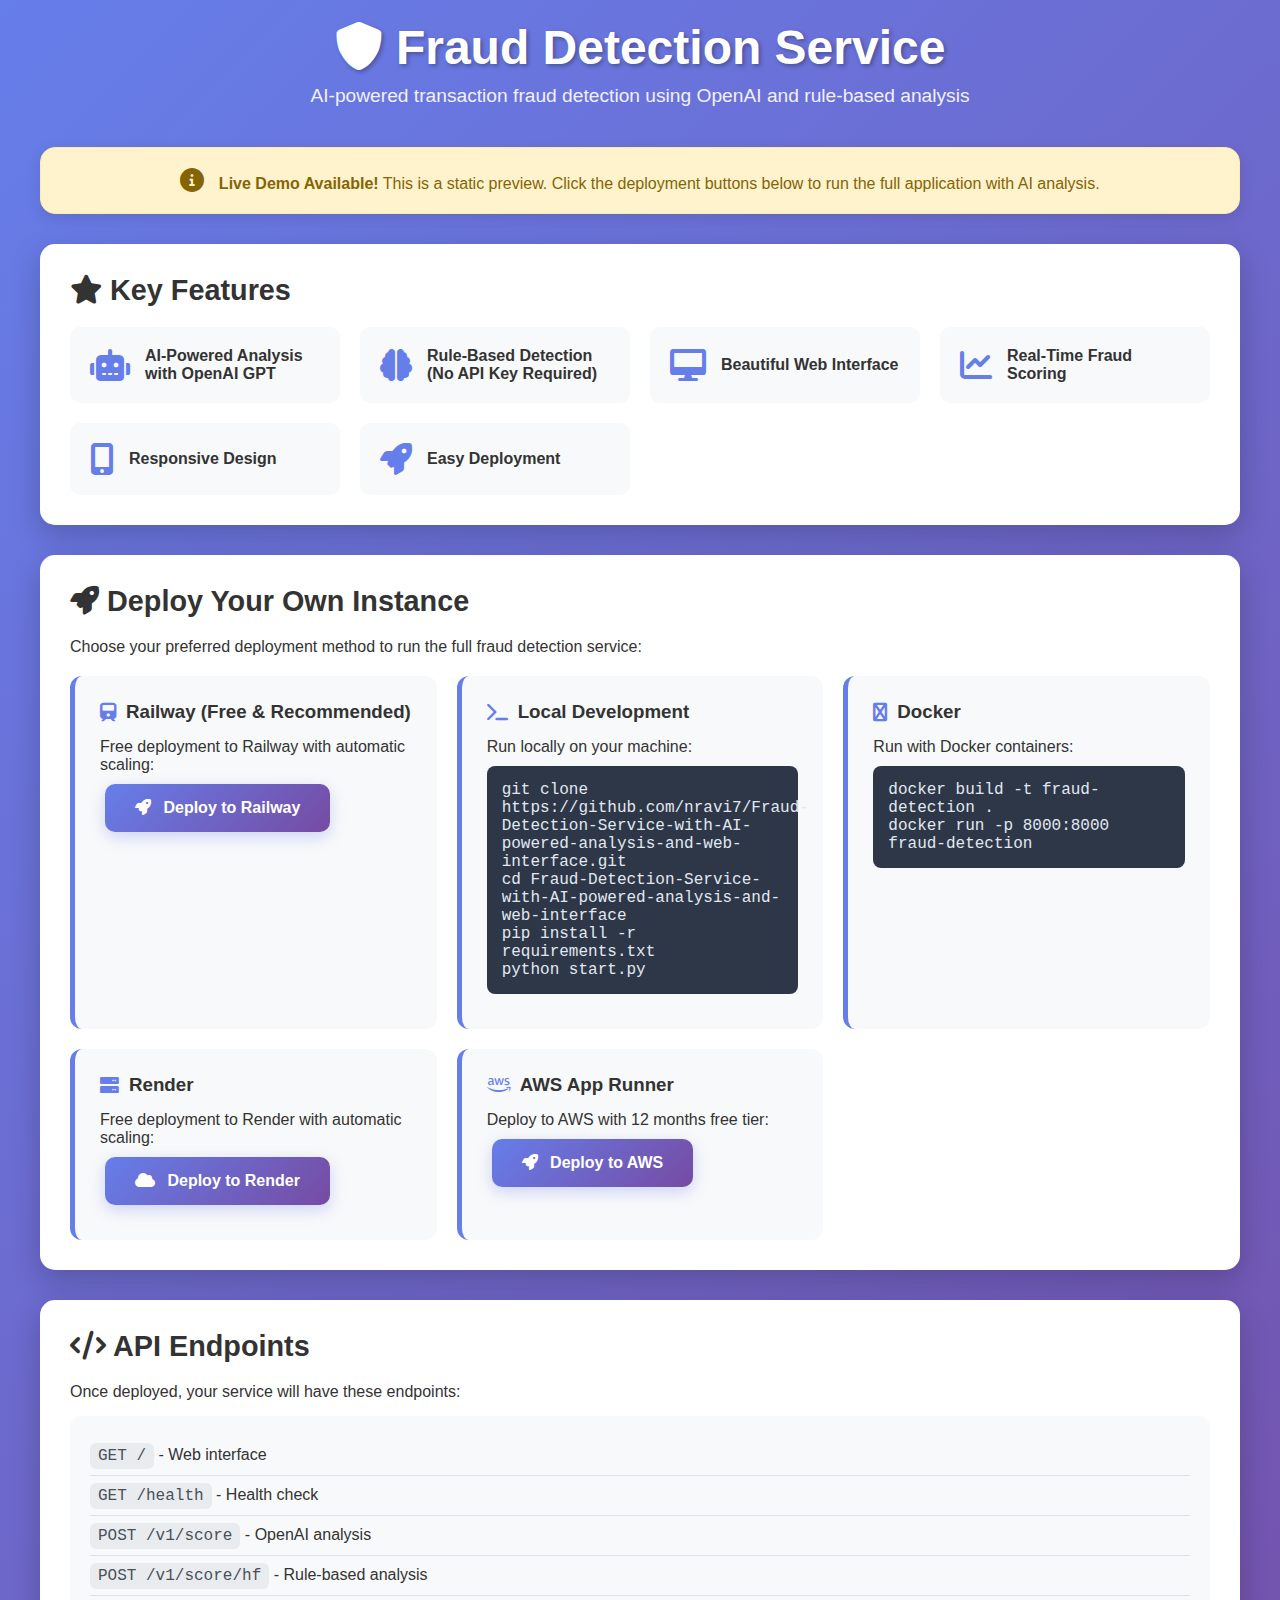
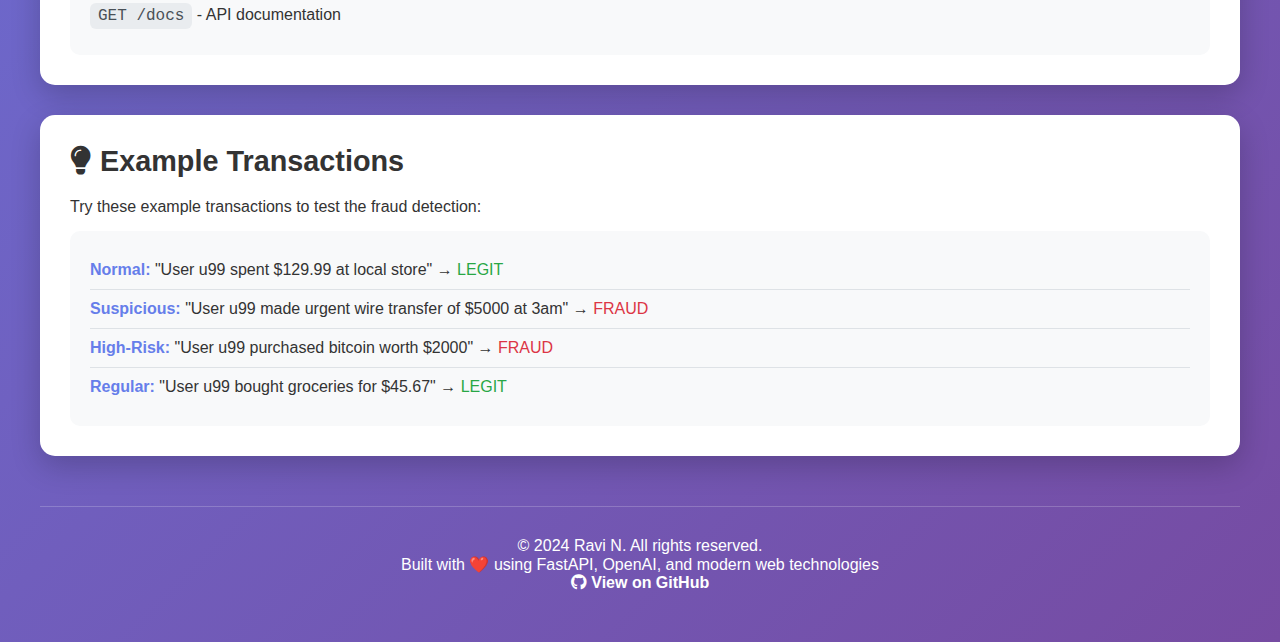
<file: index.html>
<!DOCTYPE html>
<html lang="en">
<head>
    <meta charset="UTF-8">
    <meta name="viewport" content="width=device-width, initial-scale=1.0">
    <title>🛡️ Fraud Detection Service - Ravi N</title>
    <link href="https://cdnjs.cloudflare.com/ajax/libs/font-awesome/6.0.0/css/all.min.css" rel="stylesheet">
    <style>
        * {
            margin: 0;
            padding: 0;
            box-sizing: border-box;
        }
        body {
            font-family: 'Segoe UI', Tahoma, Geneva, Verdana, sans-serif;
            background: linear-gradient(135deg, #667eea 0%, #764ba2 100%);
            min-height: 100vh;
            color: #333;
            padding: 20px;
        }
        .container {
            max-width: 1200px;
            margin: 0 auto;
        }
        header {
            text-align: center;
            margin-bottom: 40px;
            color: white;
        }
        header h1 {
            font-size: 3rem;
            margin-bottom: 10px;
            text-shadow: 2px 2px 4px rgba(0,0,0,0.3);
        }
        header p {
            font-size: 1.2rem;
            opacity: 0.9;
        }
        .demo-notice {
            background: #fff3cd;
            border: 1px solid #ffeaa7;
            color: #856404;
            padding: 20px;
            border-radius: 15px;
            margin-bottom: 30px;
            text-align: center;
            box-shadow: 0 5px 15px rgba(0,0,0,0.1);
        }
        .demo-notice i {
            font-size: 1.5rem;
            margin-right: 10px;
        }
        .card {
            background: white;
            border-radius: 15px;
            padding: 30px;
            margin-bottom: 30px;
            box-shadow: 0 10px 30px rgba(0,0,0,0.2);
        }
        .card h2 {
            color: #333;
            margin-bottom: 20px;
            font-size: 1.8rem;
        }
        .deployment-options {
            display: grid;
            grid-template-columns: repeat(auto-fit, minmax(300px, 1fr));
            gap: 20px;
            margin-top: 20px;
        }
        .deployment-card {
            background: #f8f9fa;
            padding: 25px;
            border-radius: 12px;
            border-left: 5px solid #667eea;
            transition: transform 0.3s ease;
        }
        .deployment-card:hover {
            transform: translateY(-5px);
        }
        .deployment-card h3 {
            color: #333;
            margin-bottom: 15px;
            display: flex;
            align-items: center;
            gap: 10px;
        }
        .deployment-card h3 i {
            color: #667eea;
        }
        .btn {
            display: inline-block;
            padding: 15px 30px;
            background: linear-gradient(135deg, #667eea 0%, #764ba2 100%);
            color: white;
            text-decoration: none;
            border-radius: 10px;
            font-weight: 600;
            margin: 10px 5px;
            transition: all 0.3s ease;
            box-shadow: 0 5px 15px rgba(102, 126, 234, 0.3);
        }
        .btn:hover {
            transform: translateY(-3px);
            box-shadow: 0 8px 25px rgba(102, 126, 234, 0.4);
        }
        .btn i {
            margin-right: 8px;
        }
        code {
            background: #e9ecef;
            padding: 4px 8px;
            border-radius: 6px;
            font-family: 'Courier New', monospace;
            color: #495057;
        }
        .feature-grid {
            display: grid;
            grid-template-columns: repeat(auto-fit, minmax(250px, 1fr));
            gap: 20px;
            margin-top: 20px;
        }
        .feature-item {
            display: flex;
            align-items: center;
            gap: 15px;
            padding: 20px;
            background: #f8f9fa;
            border-radius: 10px;
            transition: all 0.3s ease;
        }
        .feature-item:hover {
            background: #e9ecef;
            transform: translateX(5px);
        }
        .feature-item i {
            color: #667eea;
            font-size: 2rem;
        }
        .feature-item span {
            font-weight: 600;
            color: #333;
        }
        .example-transactions {
            background: #f8f9fa;
            padding: 20px;
            border-radius: 10px;
            margin-top: 15px;
        }
        .example-transactions ul {
            list-style: none;
            padding: 0;
        }
        .example-transactions li {
            padding: 10px 0;
            border-bottom: 1px solid #dee2e6;
        }
        .example-transactions li:last-child {
            border-bottom: none;
        }
        .example-transactions strong {
            color: #667eea;
        }
        footer {
            text-align: center;
            color: white;
            margin-top: 50px;
            padding: 30px 0;
            border-top: 1px solid rgba(255, 255, 255, 0.2);
        }
        footer a {
            color: white;
            text-decoration: none;
            font-weight: 600;
        }
        footer a:hover {
            text-decoration: underline;
        }
        @media (max-width: 768px) {
            header h1 {
                font-size: 2rem;
            }
            .deployment-options {
                grid-template-columns: 1fr;
            }
            .feature-grid {
                grid-template-columns: 1fr;
            }
        }
    </style>
</head>
<body>
    <div class="container">
        <header>
            <h1><i class="fas fa-shield-alt"></i> Fraud Detection Service</h1>
            <p>AI-powered transaction fraud detection using OpenAI and rule-based analysis</p>
        </header>

        <div class="demo-notice">
            <i class="fas fa-info-circle"></i>
            <strong>Live Demo Available!</strong> This is a static preview. Click the deployment buttons below to run the full application with AI analysis.
        </div>

        <div class="card">
            <h2><i class="fas fa-star"></i> Key Features</h2>
            <div class="feature-grid">
                <div class="feature-item">
                    <i class="fas fa-robot"></i>
                    <span>AI-Powered Analysis with OpenAI GPT</span>
                </div>
                <div class="feature-item">
                    <i class="fas fa-brain"></i>
                    <span>Rule-Based Detection (No API Key Required)</span>
                </div>
                <div class="feature-item">
                    <i class="fas fa-desktop"></i>
                    <span>Beautiful Web Interface</span>
                </div>
                <div class="feature-item">
                    <i class="fas fa-chart-line"></i>
                    <span>Real-Time Fraud Scoring</span>
                </div>
                <div class="feature-item">
                    <i class="fas fa-mobile-alt"></i>
                    <span>Responsive Design</span>
                </div>
                <div class="feature-item">
                    <i class="fas fa-rocket"></i>
                    <span>Easy Deployment</span>
                </div>
            </div>
        </div>

        <div class="card">
            <h2><i class="fas fa-rocket"></i> Deploy Your Own Instance</h2>
            <p>Choose your preferred deployment method to run the full fraud detection service:</p>
            
            <div class="deployment-options">
                <div class="deployment-card">
                    <h3><i class="fas fa-train"></i> Railway (Free & Recommended)</h3>
                    <p>Free deployment to Railway with automatic scaling:</p>
                    <a href="https://railway.app" class="btn">
                        <i class="fas fa-rocket"></i> Deploy to Railway
                    </a>
                </div>
                
                <div class="deployment-card">
                    <h3><i class="fas fa-terminal"></i> Local Development</h3>
                    <p>Run locally on your machine:</p>
                    <div style="background: #2d3748; color: #e2e8f0; padding: 15px; border-radius: 8px; margin: 10px 0; font-family: 'Courier New', monospace;">
                        git clone https://github.com/nravi7/Fraud-Detection-Service-with-AI-powered-analysis-and-web-interface.git<br>
                        cd Fraud-Detection-Service-with-AI-powered-analysis-and-web-interface<br>
                        pip install -r requirements.txt<br>
                        python start.py
                    </div>
                </div>
                
                <div class="deployment-card">
                    <h3><i class="fas fa-docker"></i> Docker</h3>
                    <p>Run with Docker containers:</p>
                    <div style="background: #2d3748; color: #e2e8f0; padding: 15px; border-radius: 8px; margin: 10px 0; font-family: 'Courier New', monospace;">
                        docker build -t fraud-detection .<br>
                        docker run -p 8000:8000 fraud-detection
                    </div>
                </div>
                
                <div class="deployment-card">
                    <h3><i class="fas fa-server"></i> Render</h3>
                    <p>Free deployment to Render with automatic scaling:</p>
                    <a href="https://render.com" class="btn">
                        <i class="fas fa-cloud"></i> Deploy to Render
                    </a>
                </div>
                
                <div class="deployment-card">
                    <h3><i class="fab fa-aws"></i> AWS App Runner</h3>
                    <p>Deploy to AWS with 12 months free tier:</p>
                    <a href="https://console.aws.amazon.com/apprunner" class="btn">
                        <i class="fas fa-rocket"></i> Deploy to AWS
                    </a>
                </div>
            </div>
        </div>

        <div class="card">
            <h2><i class="fas fa-code"></i> API Endpoints</h2>
            <p>Once deployed, your service will have these endpoints:</p>
            <div class="example-transactions">
                <ul>
                    <li><code>GET /</code> - Web interface</li>
                    <li><code>GET /health</code> - Health check</li>
                    <li><code>POST /v1/score</code> - OpenAI analysis</li>
                    <li><code>POST /v1/score/hf</code> - Rule-based analysis</li>
                    <li><code>GET /docs</code> - API documentation</li>
                </ul>
            </div>
        </div>

        <div class="card">
            <h2><i class="fas fa-lightbulb"></i> Example Transactions</h2>
            <p>Try these example transactions to test the fraud detection:</p>
            <div class="example-transactions">
                <ul>
                    <li><strong>Normal:</strong> "User u99 spent $129.99 at local store" → <span style="color: #28a745;">LEGIT</span></li>
                    <li><strong>Suspicious:</strong> "User u99 made urgent wire transfer of $5000 at 3am" → <span style="color: #dc3545;">FRAUD</span></li>
                    <li><strong>High-Risk:</strong> "User u99 purchased bitcoin worth $2000" → <span style="color: #dc3545;">FRAUD</span></li>
                    <li><strong>Regular:</strong> "User u99 bought groceries for $45.67" → <span style="color: #28a745;">LEGIT</span></li>
                </ul>
            </div>
        </div>

        <footer>
            <div>
                <p>&copy; 2024 Ravi N. All rights reserved.</p>
                <p>Built with ❤️ using FastAPI, OpenAI, and modern web technologies</p>
                <p>
                    <a href="https://github.com/nravi7/Fraud-Detection-Service-with-AI-powered-analysis-and-web-interface">
                        <i class="fab fa-github"></i> View on GitHub
                    </a>
                </p>
            </div>
        </footer>
    </div>
</body>
</html>
</file>
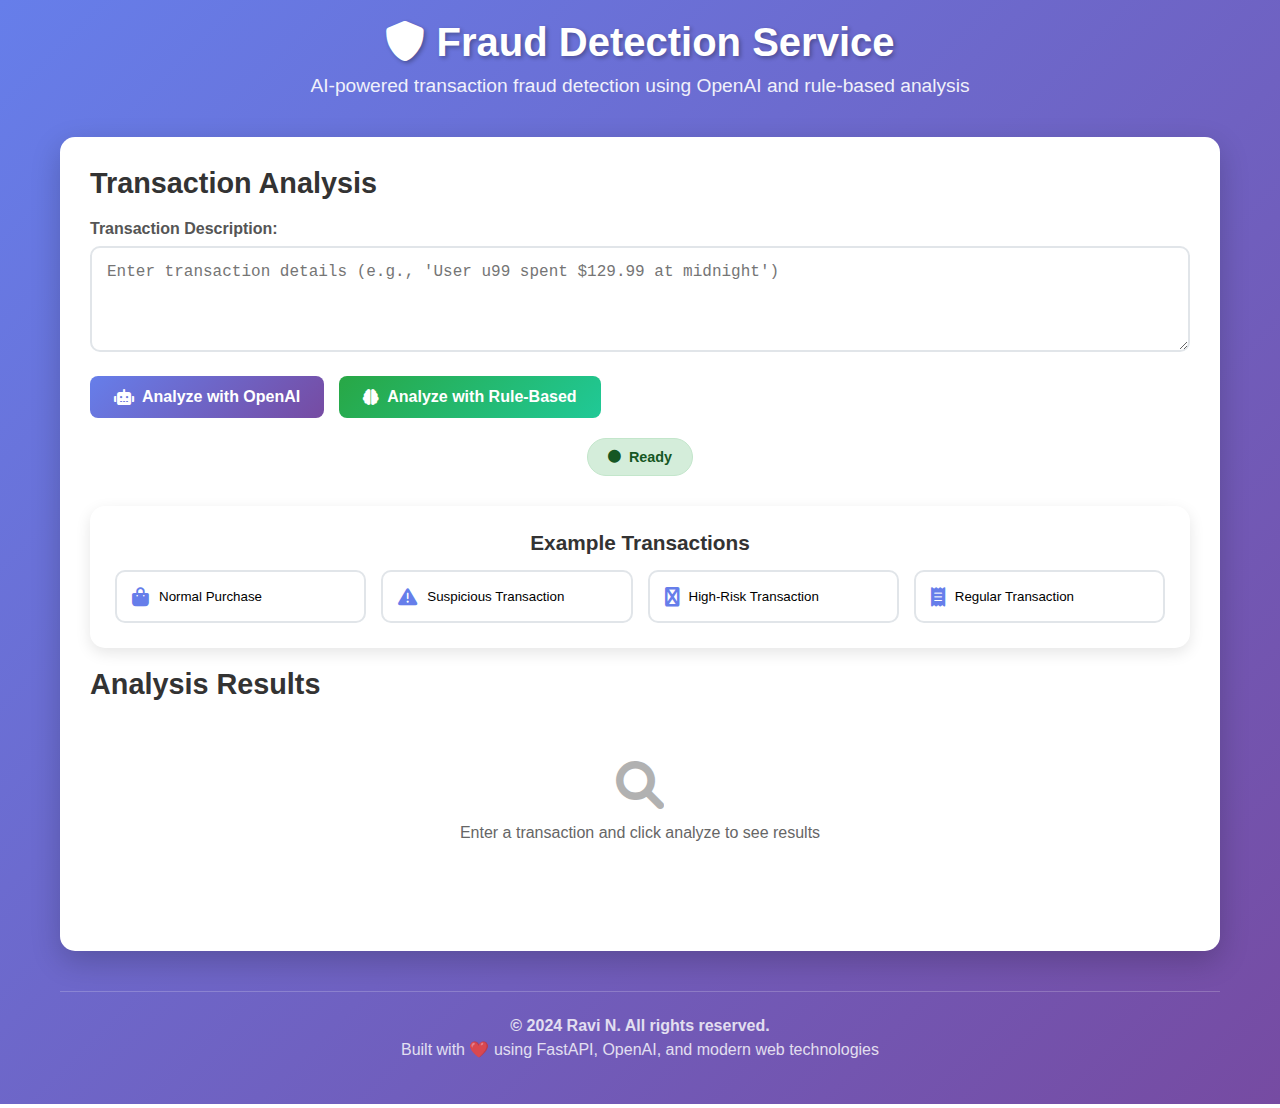
<file: static/index.html>
<!DOCTYPE html>
<html lang="en">
<head>
    <meta charset="UTF-8">
    <meta name="viewport" content="width=device-width, initial-scale=1.0">
    <title>Fraud Detection Service</title>
    <link rel="stylesheet" href="/static/style.css">
    <link href="https://cdnjs.cloudflare.com/ajax/libs/font-awesome/6.0.0/css/all.min.css" rel="stylesheet">
</head>
<body>
    <div class="container">
        <header>
            <h1><i class="fas fa-shield-alt"></i> Fraud Detection Service</h1>
            <p>AI-powered transaction fraud detection using OpenAI and rule-based analysis</p>
        </header>

        <div class="main-content">
            <div class="input-section">
                <h2>Transaction Analysis</h2>
                <div class="input-group">
                    <label for="transaction">Transaction Description:</label>
                    <textarea 
                        id="transaction" 
                        placeholder="Enter transaction details (e.g., 'User u99 spent $129.99 at midnight')"
                        rows="4"
                    ></textarea>
                </div>
                
                <div class="button-group">
                    <button id="analyzeOpenAI" class="btn btn-primary">
                        <i class="fas fa-robot"></i> Analyze with OpenAI
                    </button>
                    <button id="analyzeHF" class="btn btn-secondary">
                        <i class="fas fa-brain"></i> Analyze with Rule-Based
                    </button>
                </div>
                
                <div class="status-section">
                    <div id="statusIndicator" class="status-indicator ready">
                        <i class="fas fa-circle"></i>
                        <span id="statusText">Ready</span>
                    </div>
                </div>
            </div>

            <div class="examples-section">
                <h3>Example Transactions</h3>
                <div class="examples">
                    <button class="example-btn" data-text="User u99 spent $129.99 at the local store">
                        <i class="fas fa-shopping-bag"></i> Normal Purchase
                    </button>
                    <button class="example-btn" data-text="User u99 made urgent wire transfer of $5000 at 3am overseas">
                        <i class="fas fa-exclamation-triangle"></i> Suspicious Transaction
                    </button>
                    <button class="example-btn" data-text="User u99 purchased bitcoin worth $2000 using emergency funds">
                        <i class="fas fa-bitcoin"></i> High-Risk Transaction
                    </button>
                    <button class="example-btn" data-text="User u99 bought groceries for $45.67">
                        <i class="fas fa-receipt"></i> Regular Transaction
                    </button>
                </div>
            </div>

            <div class="results-section">
                <h2>Analysis Results</h2>
                <div id="results" class="results-container">
                    <div class="placeholder">
                        <i class="fas fa-search"></i>
                        <p>Enter a transaction and click analyze to see results</p>
                    </div>
                </div>
            </div>
        </div>

        <footer>
            <div class="footer-content">
                <p>&copy; 2024 Ravi N. All rights reserved.</p>
                <p>Built with ❤️ using FastAPI, OpenAI, and modern web technologies</p>
            </div>
        </footer>
    </div>

    <script src="/static/script.js"></script>
</body>
</html>
</file>
<file: static/style.css>
/* Reset and Base Styles */
* {
    margin: 0;
    padding: 0;
    box-sizing: border-box;
}

body {
    font-family: 'Segoe UI', Tahoma, Geneva, Verdana, sans-serif;
    background: linear-gradient(135deg, #667eea 0%, #764ba2 100%);
    min-height: 100vh;
    color: #333;
}

.container {
    max-width: 1200px;
    margin: 0 auto;
    padding: 20px;
}

/* Header Styles */
header {
    text-align: center;
    margin-bottom: 40px;
    color: white;
}

header h1 {
    font-size: 2.5rem;
    margin-bottom: 10px;
    text-shadow: 2px 2px 4px rgba(0,0,0,0.3);
}

header p {
    font-size: 1.2rem;
    opacity: 0.9;
}

/* Main Content */
.main-content {
    background: white;
    border-radius: 15px;
    padding: 30px;
    box-shadow: 0 10px 30px rgba(0,0,0,0.2);
    margin-bottom: 30px;
}

.input-section {
    margin-bottom: 30px;
}

.input-section h2 {
    color: #333;
    margin-bottom: 20px;
    font-size: 1.8rem;
}

.input-group {
    margin-bottom: 20px;
}

.input-group label {
    display: block;
    margin-bottom: 8px;
    font-weight: 600;
    color: #555;
}

.input-group textarea {
    width: 100%;
    padding: 15px;
    border: 2px solid #e1e5e9;
    border-radius: 10px;
    font-size: 16px;
    resize: vertical;
    transition: border-color 0.3s ease;
}

.input-group textarea:focus {
    outline: none;
    border-color: #667eea;
    box-shadow: 0 0 0 3px rgba(102, 126, 234, 0.1);
}

/* Button Styles */
.button-group {
    display: flex;
    gap: 15px;
    flex-wrap: wrap;
    margin-bottom: 20px;
}

/* Status Section */
.status-section {
    margin-top: 20px;
    text-align: center;
}

.status-indicator {
    display: inline-flex;
    align-items: center;
    gap: 8px;
    padding: 10px 20px;
    border-radius: 25px;
    font-weight: 600;
    font-size: 0.9rem;
    transition: all 0.3s ease;
}

.status-indicator.ready {
    background: #d4edda;
    color: #155724;
    border: 1px solid #c3e6cb;
}

.status-indicator.processing {
    background: #fff3cd;
    color: #856404;
    border: 1px solid #ffeaa7;
    animation: pulse 1.5s infinite;
}

.status-indicator.completed {
    background: #d1ecf1;
    color: #0c5460;
    border: 1px solid #bee5eb;
}

.status-indicator.failed {
    background: #f8d7da;
    color: #721c24;
    border: 1px solid #f5c6cb;
}

.status-indicator i {
    font-size: 0.8rem;
}

.status-indicator.processing i {
    animation: spin 1s linear infinite;
}

@keyframes pulse {
    0%, 100% { opacity: 1; }
    50% { opacity: 0.7; }
}

@keyframes spin {
    from { transform: rotate(0deg); }
    to { transform: rotate(360deg); }
}

.btn {
    padding: 12px 24px;
    border: none;
    border-radius: 8px;
    font-size: 16px;
    font-weight: 600;
    cursor: pointer;
    transition: all 0.3s ease;
    display: inline-flex;
    align-items: center;
    gap: 8px;
}

.btn:disabled {
    opacity: 0.6;
    cursor: not-allowed;
}

.btn-primary {
    background: linear-gradient(135deg, #667eea 0%, #764ba2 100%);
    color: white;
}

.btn-primary:hover:not(:disabled) {
    transform: translateY(-2px);
    box-shadow: 0 5px 15px rgba(102, 126, 234, 0.4);
}

.btn-secondary {
    background: linear-gradient(135deg, #28a745 0%, #20c997 100%);
    color: white;
}

.btn-secondary:hover:not(:disabled) {
    transform: translateY(-2px);
    box-shadow: 0 5px 15px rgba(40, 167, 69, 0.4);
}

/* Results Section */
.results-section h2 {
    color: #333;
    margin-bottom: 20px;
    font-size: 1.8rem;
}

.results-container {
    min-height: 200px;
}

.placeholder {
    text-align: center;
    padding: 40px;
    color: #666;
}

.placeholder i {
    font-size: 3rem;
    margin-bottom: 15px;
    opacity: 0.5;
}

/* Result Card */
.result-card {
    background: #f8f9fa;
    border-radius: 12px;
    padding: 25px;
    border-left: 5px solid #667eea;
}

.result-header {
    display: flex;
    justify-content: space-between;
    align-items: center;
    margin-bottom: 20px;
    padding-bottom: 15px;
    border-bottom: 1px solid #e9ecef;
}

.result-header h3 {
    color: #333;
    font-size: 1.4rem;
}

.processing-time {
    color: #666;
    font-size: 0.9rem;
}

.result-content {
    display: flex;
    flex-direction: column;
    gap: 20px;
}

.fraud-indicator {
    display: flex;
    justify-content: space-between;
    align-items: center;
    padding: 20px;
    border-radius: 10px;
    background: white;
}

.fraud-indicator.fraud {
    background: #f8d7da;
    border: 1px solid #f5c6cb;
}

.fraud-indicator.legit {
    background: #d4edda;
    border: 1px solid #c3e6cb;
}

.fraud-label {
    font-size: 1.5rem;
    font-weight: bold;
    display: flex;
    align-items: center;
    gap: 10px;
}

.fraud-indicator.fraud .fraud-label {
    color: #721c24;
}

.fraud-indicator.legit .fraud-label {
    color: #155724;
}

.fraud-score {
    font-size: 1.3rem;
    font-weight: bold;
}

.risk-level {
    text-align: center;
}

.risk-badge {
    display: inline-block;
    padding: 8px 16px;
    border-radius: 20px;
    color: white;
    font-weight: bold;
    font-size: 0.9rem;
}

.transaction-preview {
    background: white;
    padding: 15px;
    border-radius: 8px;
    border: 1px solid #e9ecef;
}

.transaction-preview p {
    margin-top: 8px;
    font-style: italic;
    color: #666;
}

/* Error Message */
.error-message {
    padding: 20px;
    border-radius: 10px;
    text-align: center;
    font-weight: 600;
}

.error-message.error {
    background: #f8d7da;
    color: #721c24;
    border: 1px solid #f5c6cb;
}

.error-message.success {
    background: #d4edda;
    color: #155724;
    border: 1px solid #c3e6cb;
}

/* Examples Section */
.examples-section {
    background: white;
    border-radius: 15px;
    padding: 25px;
    margin-bottom: 20px;
    box-shadow: 0 5px 15px rgba(0,0,0,0.1);
}

.examples-section h3 {
    color: #333;
    margin-bottom: 15px;
    font-size: 1.3rem;
    text-align: center;
}

.examples {
    display: grid;
    grid-template-columns: repeat(auto-fit, minmax(250px, 1fr));
    gap: 15px;
}

.example-btn {
    padding: 15px;
    border: 2px solid #e1e5e9;
    border-radius: 10px;
    background: white;
    cursor: pointer;
    transition: all 0.3s ease;
    text-align: left;
    display: flex;
    align-items: center;
    gap: 10px;
}

.example-btn:hover {
    border-color: #667eea;
    background: #f8f9ff;
    transform: translateY(-2px);
}

.example-btn i {
    color: #667eea;
    font-size: 1.2rem;
}

/* Footer Styles */
footer {
    margin-top: 40px;
    padding: 20px 0;
    text-align: center;
    color: white;
    border-top: 1px solid rgba(255, 255, 255, 0.2);
}

.footer-content p {
    margin: 5px 0;
    opacity: 0.8;
}

.footer-content p:first-child {
    font-weight: 600;
}

/* Responsive Design */
@media (max-width: 768px) {
    .container {
        padding: 15px;
    }
    
    header h1 {
        font-size: 2rem;
    }
    
    .main-content {
        padding: 20px;
    }
    
    .button-group {
        flex-direction: column;
    }
    
    .btn {
        width: 100%;
        justify-content: center;
    }
    
    .fraud-indicator {
        flex-direction: column;
        gap: 15px;
        text-align: center;
    }
    
    .examples {
        grid-template-columns: 1fr;
    }
    
    .status-indicator {
        font-size: 0.8rem;
        padding: 8px 16px;
    }
}
</file>
